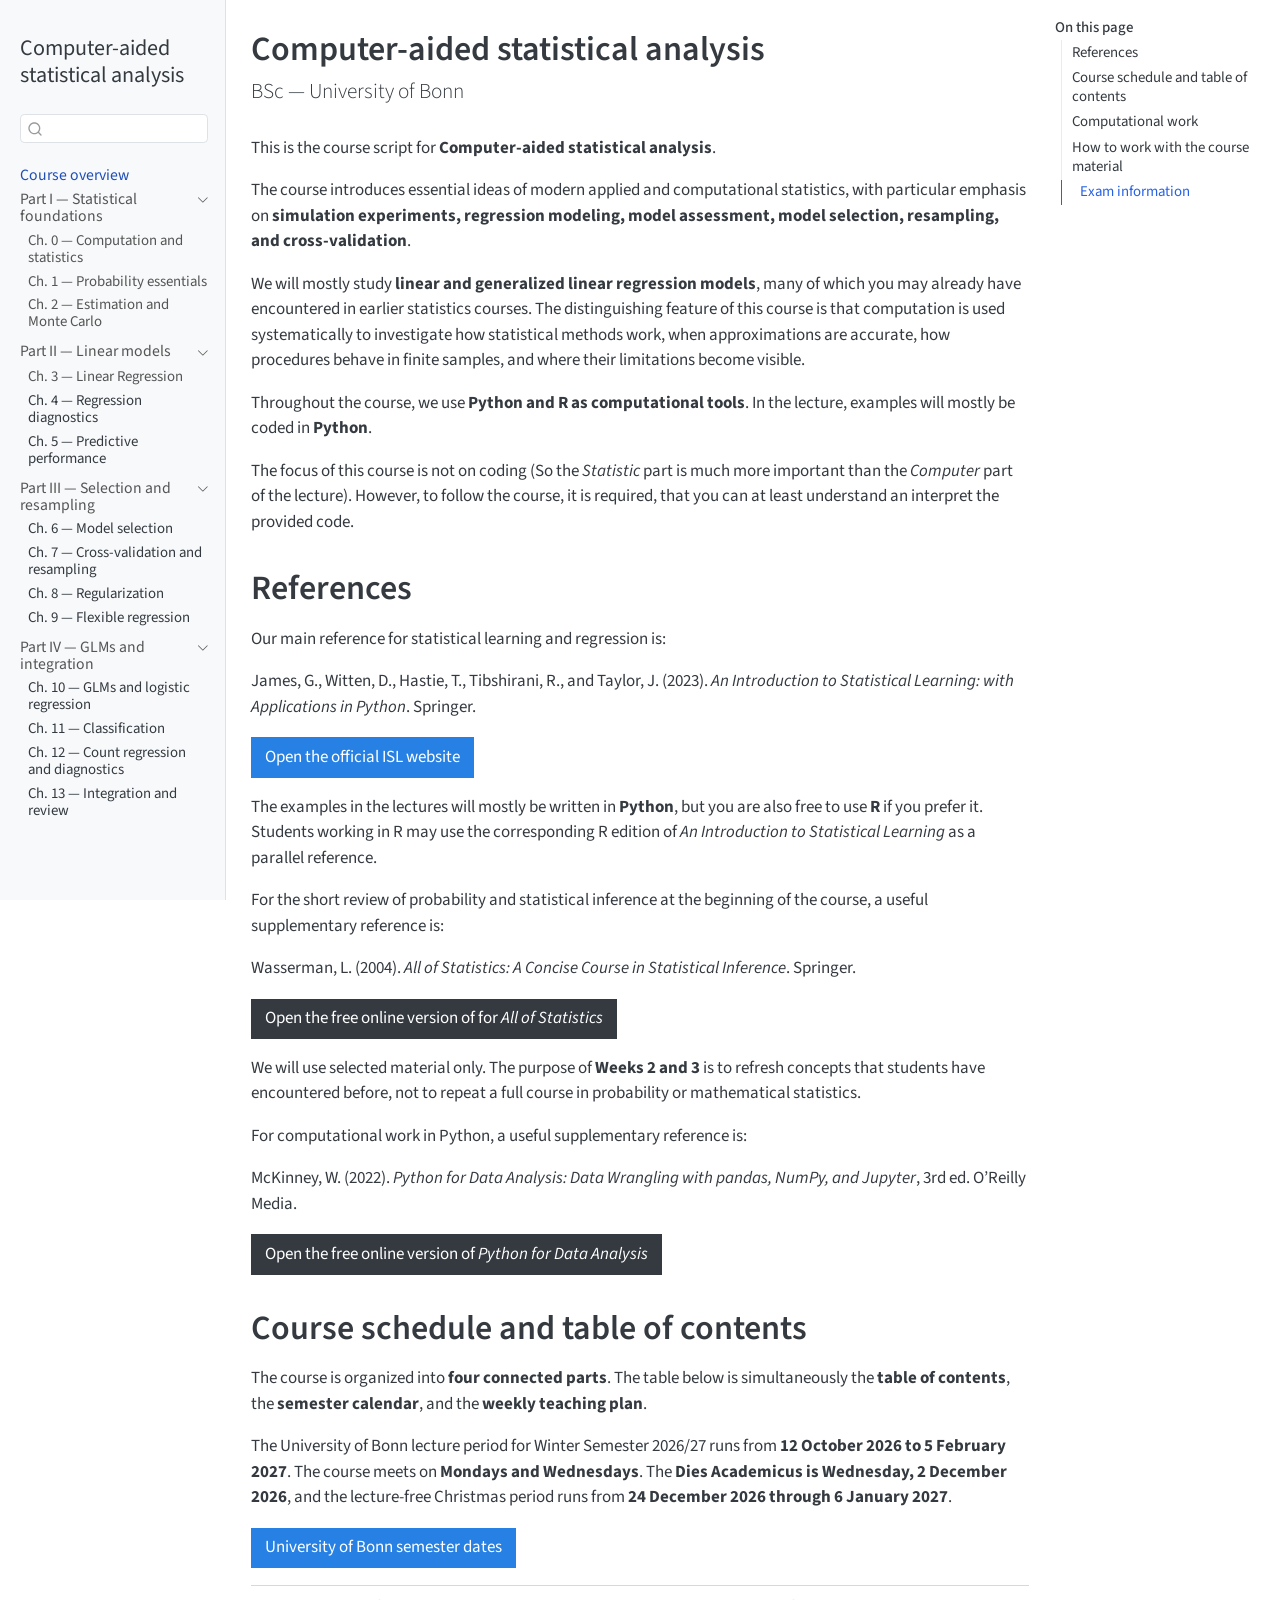
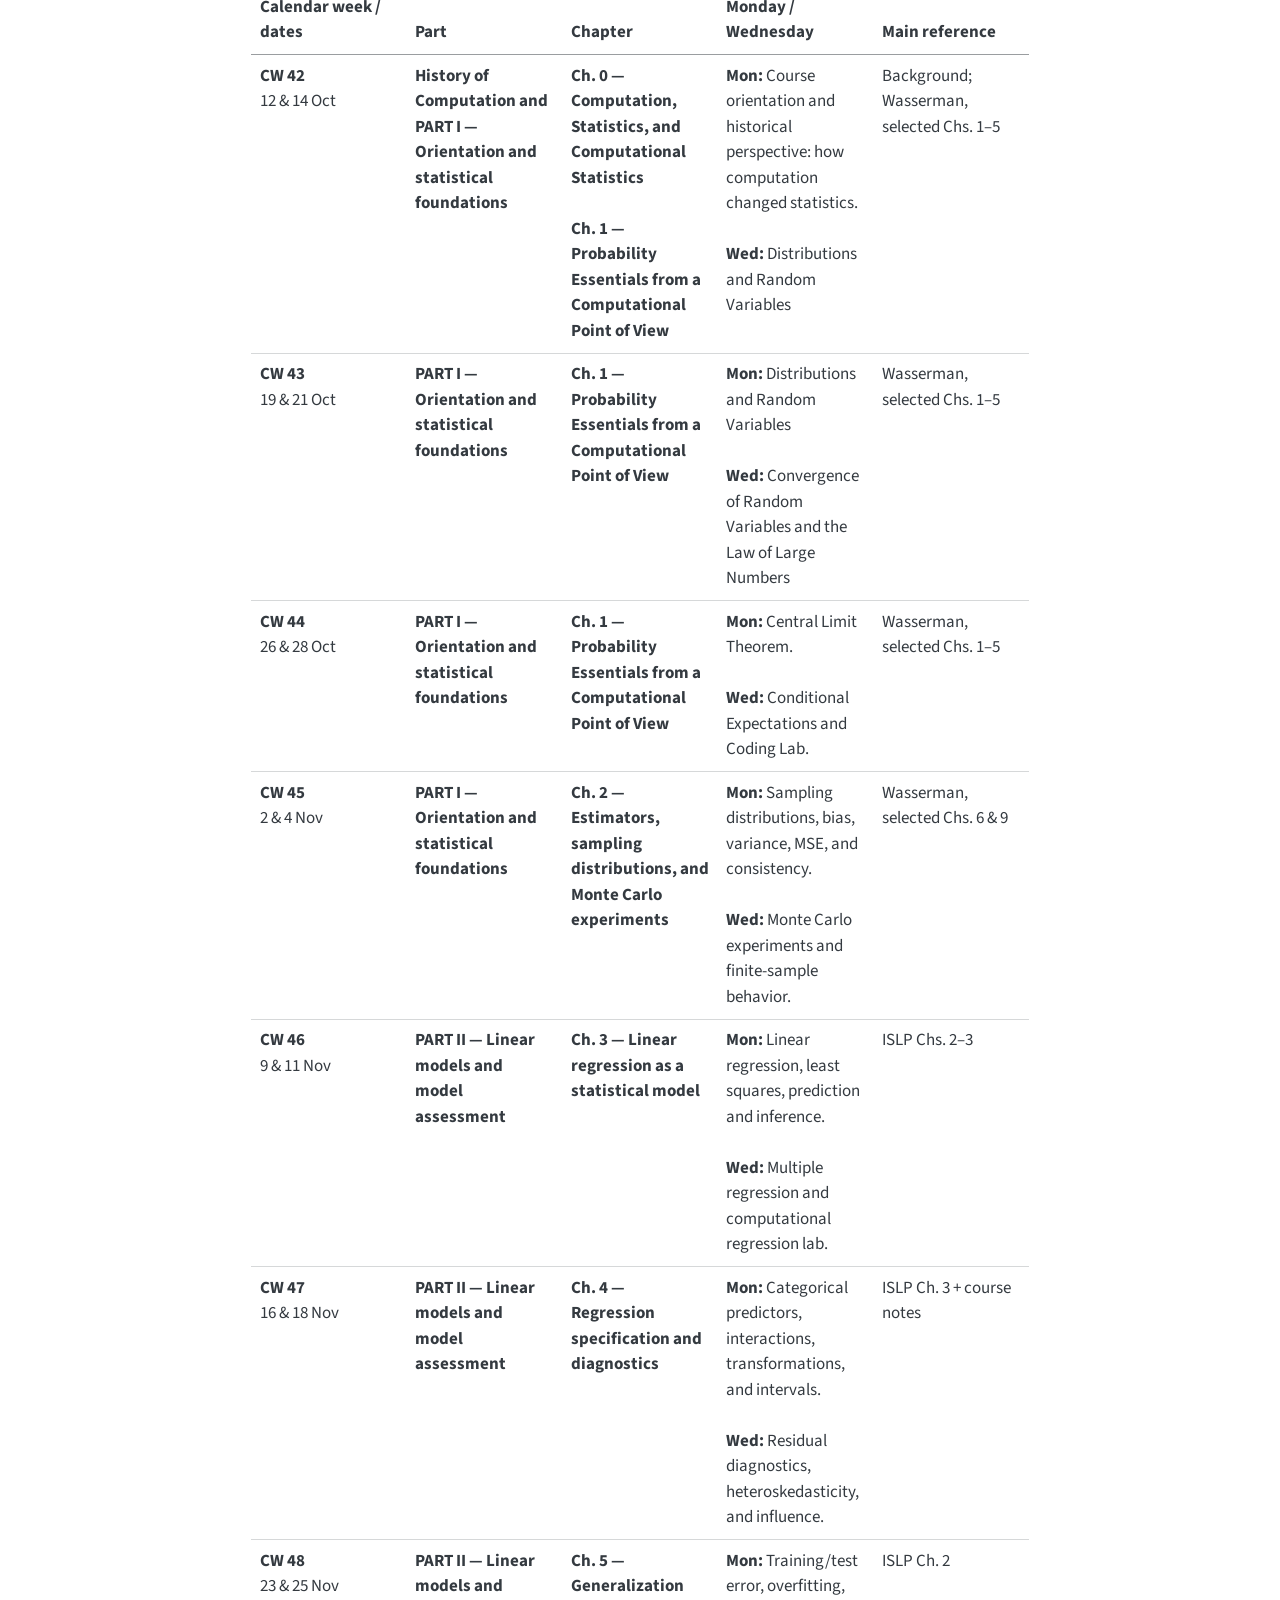
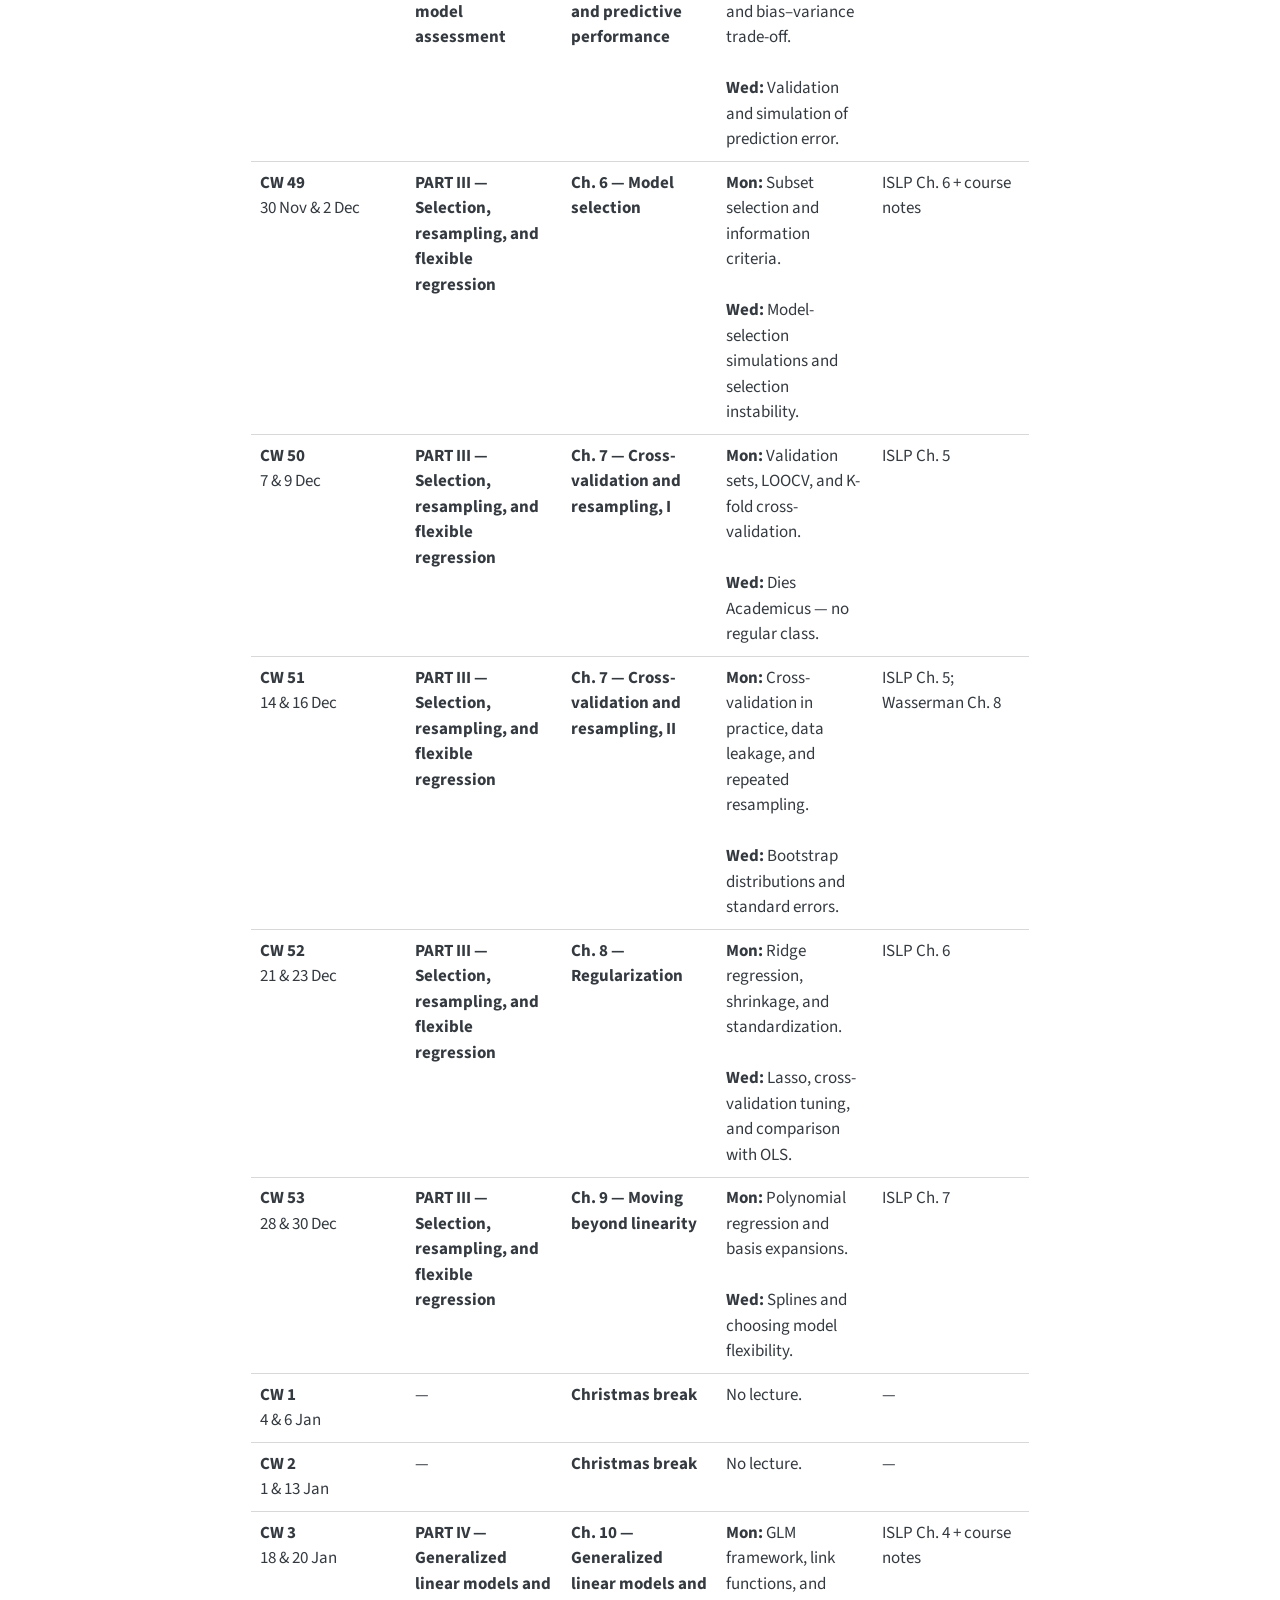
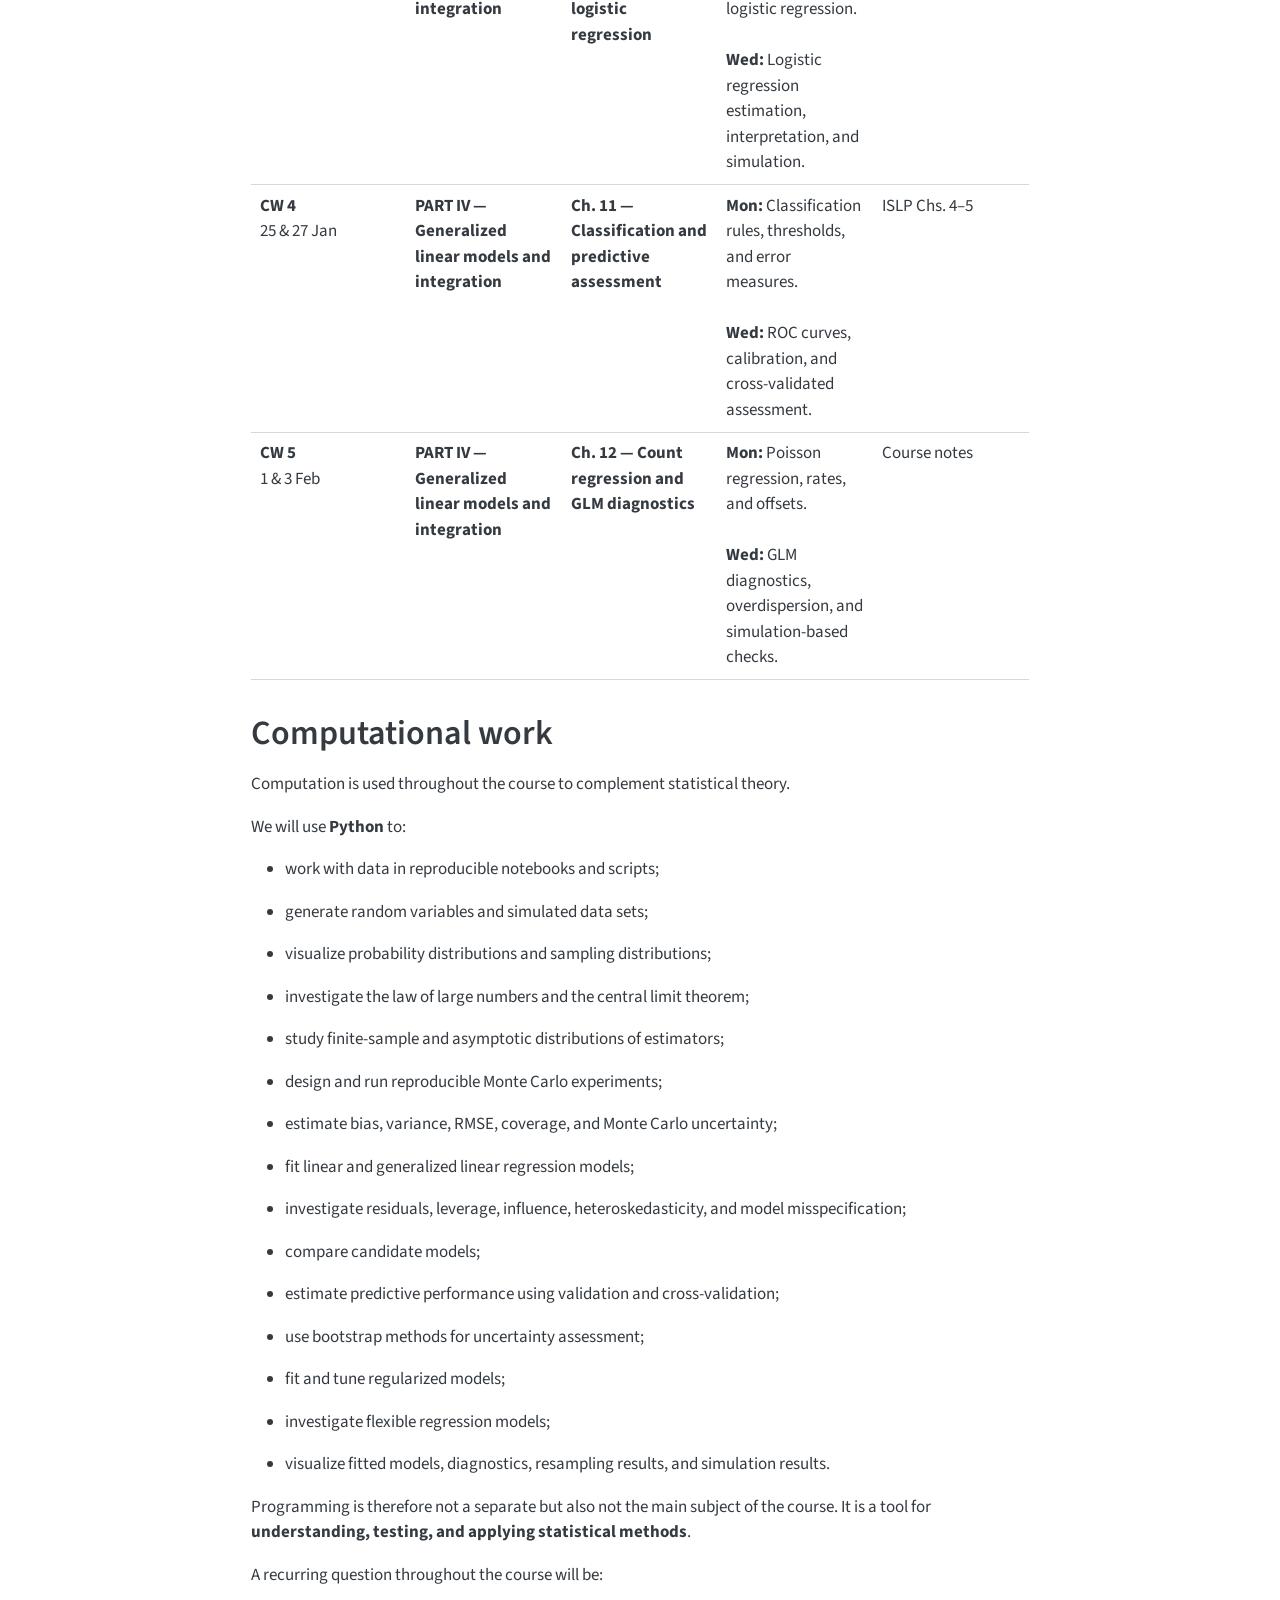
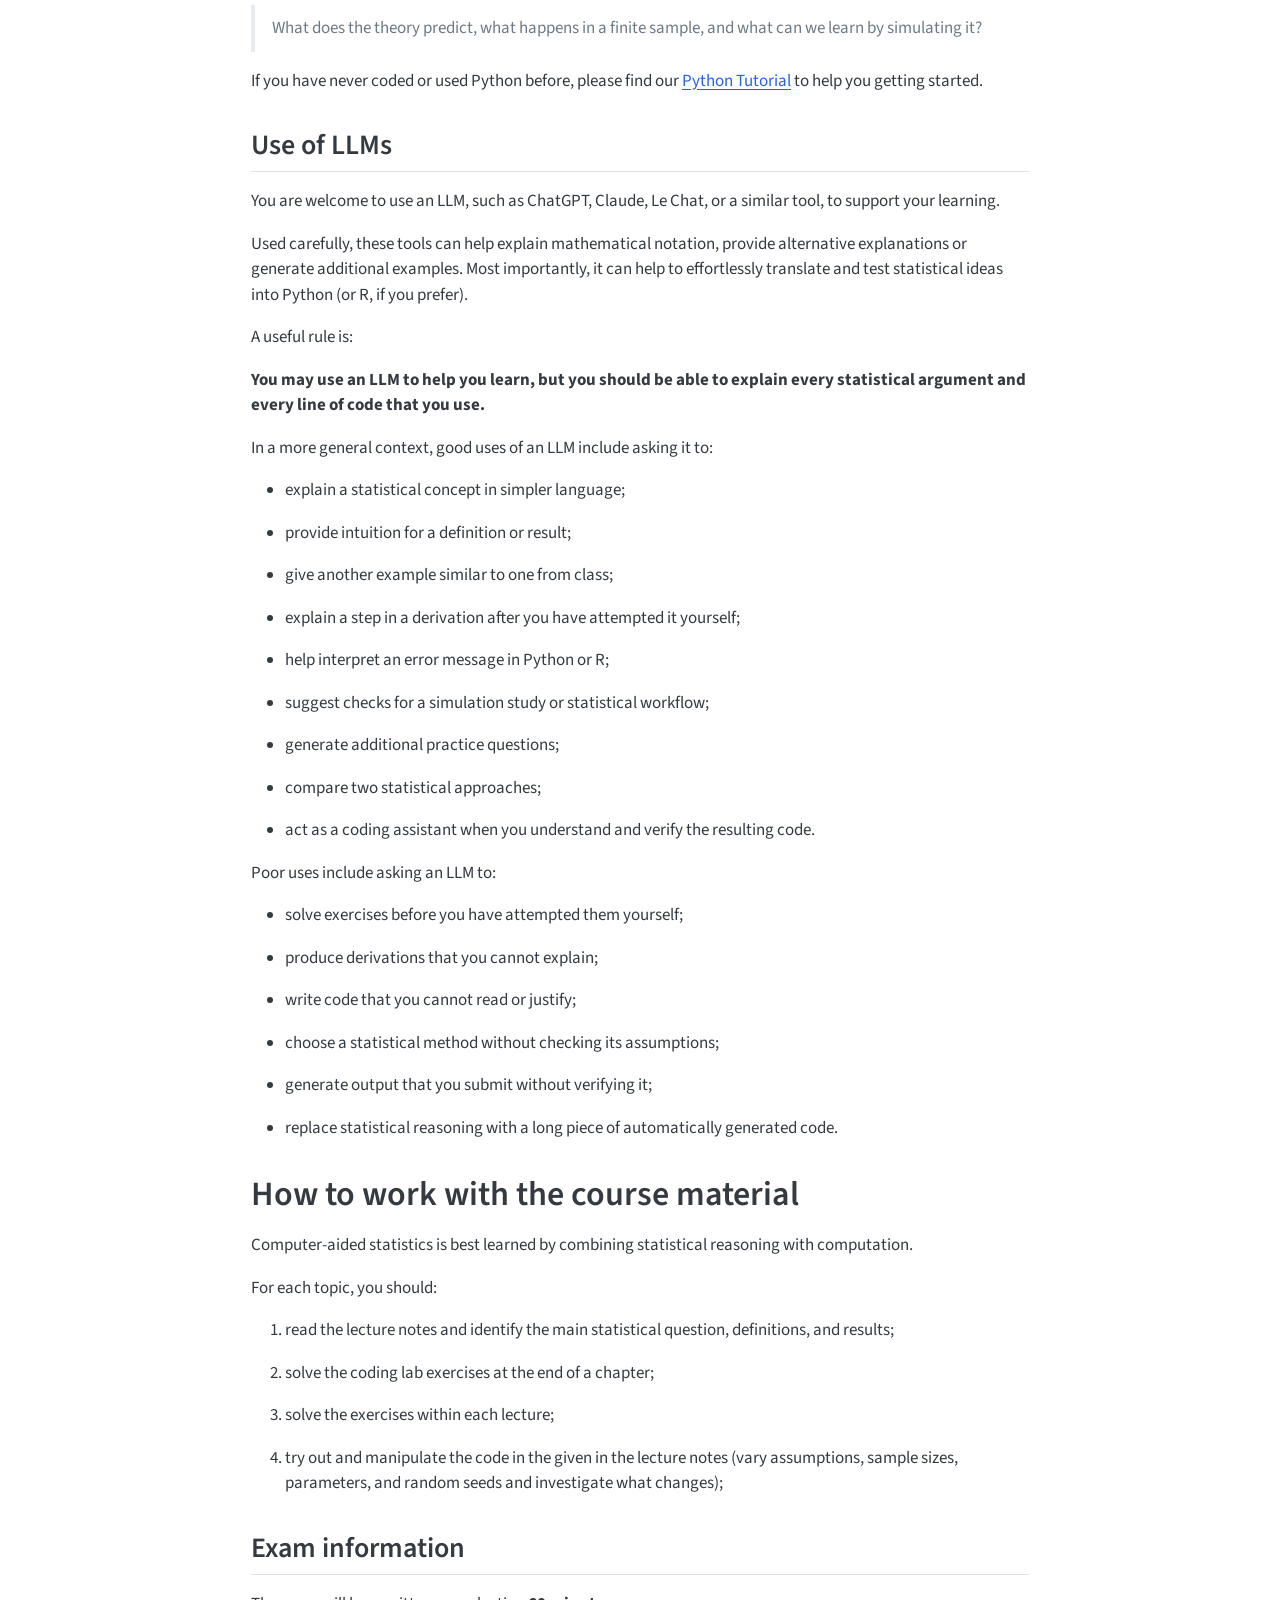
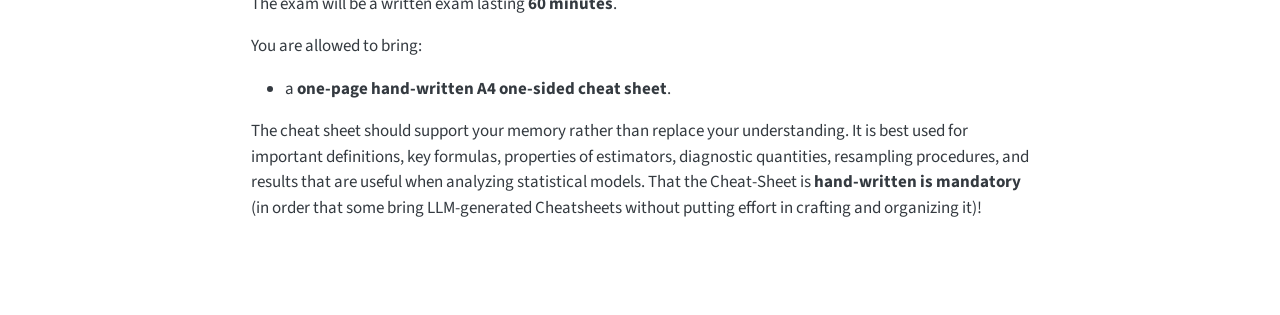
<file: index.html>
<!DOCTYPE html>
<html xmlns="http://www.w3.org/1999/xhtml" lang="en" xml:lang="en"><head>

<meta charset="utf-8">
<meta name="generator" content="quarto-1.10.18">

<meta name="viewport" content="width=device-width, initial-scale=1.0, user-scalable=yes">


<title>Computer-aided statistical analysis</title>
<style>
/* Default styles provided by pandoc.
** See https://pandoc.org/MANUAL.html#variables-for-html for config info.
*/
span.smallcaps{font-variant: small-caps;}
div.columns{display: flex; gap: 1.5em;}
div.column{flex: auto;}
@media screen {
div.columns{gap: min(4vw, 1.5em);}
div.column{overflow-x: auto;}
}
div.hanging-indent{margin-left: 1.5em; text-indent: -1.5em;}
ul.task-list{list-style: none;}
ul.task-list li input[type="checkbox"] {
  width: 0.8em;
  margin: 0 0.8em 0.2em -1em; /* quarto-specific, see https://github.com/quarto-dev/quarto-cli/issues/4556 */ 
  vertical-align: middle;
}
</style>


<script src="site_libs/quarto-nav/quarto-nav.js"></script>
<script src="site_libs/quarto-nav/headroom.min.js"></script>
<script src="site_libs/clipboard/clipboard.min.js"></script>
<script src="site_libs/quarto-search/autocomplete.umd.js"></script>
<script src="site_libs/quarto-search/fuse.min.js"></script>
<script src="site_libs/quarto-search/quarto-search.js"></script>
<meta name="quarto:offset" content="./">
<script src="site_libs/quarto-html/quarto.js" type="module"></script>
<script src="site_libs/quarto-html/tabsets/tabsets.js" type="module"></script>
<script src="site_libs/quarto-html/popper.min.js"></script>
<script src="site_libs/quarto-html/tippy.umd.min.js"></script>
<script src="site_libs/quarto-html/anchor.min.js"></script>
<link href="site_libs/quarto-html/tippy.css" rel="stylesheet">
<link href="site_libs/quarto-html/quarto-syntax-highlighting-64a204ab8560d761af7679ceaba22944.css" rel="stylesheet" id="quarto-text-highlighting-styles">
<script src="site_libs/bootstrap/bootstrap.min.js"></script>
<link href="site_libs/bootstrap/bootstrap-icons.css" rel="stylesheet">
<link href="site_libs/bootstrap/bootstrap-5a69534754b34dc075d7f980428dccec.min.css" rel="stylesheet" append-hash="true" id="quarto-bootstrap" data-mode="light">
<script id="quarto-search-options" type="application/json">{
  "location": "sidebar",
  "copy-button": false,
  "collapse-after": 3,
  "panel-placement": "start",
  "type": "textbox",
  "limit": 50,
  "keyboard-shortcut": [
    "f",
    "/",
    "s"
  ],
  "show-item-context": false,
  "language": {
    "search-no-results-text": "No results",
    "search-matching-documents-text": "matching documents",
    "search-copy-link-title": "Copy link to search",
    "search-hide-matches-text": "Hide additional matches",
    "search-more-match-text": "more match in this document",
    "search-more-matches-text": "more matches in this document",
    "search-clear-button-title": "Clear",
    "search-text-placeholder": "",
    "search-detached-cancel-button-title": "Cancel",
    "search-submit-button-title": "Submit",
    "search-label": "Search"
  }
}</script>


</head>

<body class="nav-sidebar docked quarto-light">

<div id="quarto-search-results"></div>
  <header id="quarto-header" class="headroom fixed-top">
  <nav class="quarto-secondary-nav">
    <div class="container-fluid d-flex">
      <button type="button" class="quarto-btn-toggle btn" data-bs-toggle="collapse" role="button" data-bs-target=".quarto-sidebar-collapse-item" aria-controls="quarto-sidebar" aria-expanded="false" aria-label="Toggle sidebar navigation" onclick="if (window.quartoToggleHeadroom) { window.quartoToggleHeadroom(); }">
        <i class="bi bi-layout-text-sidebar-reverse"></i>
      </button>
        <nav class="quarto-page-breadcrumbs" aria-label="breadcrumb"><ol class="breadcrumb"><li class="breadcrumb-item"><a href="./index.html">Course overview</a></li></ol></nav>
        <a class="flex-grow-1" role="navigation" data-bs-toggle="collapse" data-bs-target=".quarto-sidebar-collapse-item" aria-controls="quarto-sidebar" aria-expanded="false" aria-label="Toggle sidebar navigation" onclick="if (window.quartoToggleHeadroom) { window.quartoToggleHeadroom(); }">      
        </a>
      <button type="button" class="btn quarto-search-button" aria-label="Search" onclick="window.quartoOpenSearch();">
        <i class="bi bi-search"></i>
      </button>
    </div>
  </nav>
</header>
<!-- content -->
<div id="quarto-content" class="quarto-container page-columns page-rows-contents page-layout-article">
<!-- sidebar -->
  <nav id="quarto-sidebar" class="sidebar collapse collapse-horizontal quarto-sidebar-collapse-item sidebar-navigation docked overflow-auto">
    <div class="pt-lg-2 mt-2 text-left sidebar-header">
    <div class="sidebar-title mb-0 py-0">
      <a href="./">Computer-aided statistical analysis</a> 
    </div>
      </div>
        <div class="mt-2 flex-shrink-0 align-items-center">
        <div class="sidebar-search">
        <div id="quarto-search" class="" title="Search"></div>
        </div>
        </div>
    <div class="sidebar-menu-container"> 
    <ul class="list-unstyled mt-1">
        <li class="sidebar-item">
  <div class="sidebar-item-container"> 
  <a href="./index.html" class="sidebar-item-text sidebar-link active">
 <span class="menu-text">Course overview</span></a>
  </div>
</li>
        <li class="sidebar-item sidebar-item-section">
      <div class="sidebar-item-container"> 
            <a class="sidebar-item-text sidebar-link text-start" data-bs-toggle="collapse" data-bs-target="#quarto-sidebar-section-1" role="navigation" aria-expanded="true">
 <span class="menu-text">Part I — Statistical foundations</span></a>
          <a class="sidebar-item-toggle text-start" data-bs-toggle="collapse" data-bs-target="#quarto-sidebar-section-1" role="navigation" aria-expanded="true" aria-label="Toggle section">
            <i class="bi bi-chevron-right ms-2"></i>
          </a> 
      </div>
      <ul id="quarto-sidebar-section-1" class="collapse list-unstyled sidebar-section depth1 show">  
          <li class="sidebar-item">
  <div class="sidebar-item-container"> 
  <a href="./lectures/CH0.html" class="sidebar-item-text sidebar-link">
 <span class="menu-text">Ch. 0 — Computation and statistics</span></a>
  </div>
</li>
          <li class="sidebar-item">
  <div class="sidebar-item-container"> 
  <a href="./lectures/CH1.html" class="sidebar-item-text sidebar-link">
 <span class="menu-text">Ch. 1 — Probability essentials</span></a>
  </div>
</li>
          <li class="sidebar-item">
  <div class="sidebar-item-container"> 
  <a href="./lectures/CH2.html" class="sidebar-item-text sidebar-link">
 <span class="menu-text">Ch. 2 — Estimation and Monte Carlo</span></a>
  </div>
</li>
      </ul>
  </li>
        <li class="sidebar-item sidebar-item-section">
      <div class="sidebar-item-container"> 
            <a class="sidebar-item-text sidebar-link text-start" data-bs-toggle="collapse" data-bs-target="#quarto-sidebar-section-2" role="navigation" aria-expanded="true">
 <span class="menu-text">Part II — Linear models</span></a>
          <a class="sidebar-item-toggle text-start" data-bs-toggle="collapse" data-bs-target="#quarto-sidebar-section-2" role="navigation" aria-expanded="true" aria-label="Toggle section">
            <i class="bi bi-chevron-right ms-2"></i>
          </a> 
      </div>
      <ul id="quarto-sidebar-section-2" class="collapse list-unstyled sidebar-section depth1 show">  
          <li class="sidebar-item">
  <div class="sidebar-item-container"> 
  <a href="./lectures/CH3.html" class="sidebar-item-text sidebar-link">
 <span class="menu-text">Ch. 3 — Linear Regression</span></a>
  </div>
</li>
          <li class="sidebar-item">
 <span class="menu-text">Ch. 4 — Regression diagnostics</span>
  </li>
          <li class="sidebar-item">
 <span class="menu-text">Ch. 5 — Predictive performance</span>
  </li>
      </ul>
  </li>
        <li class="sidebar-item sidebar-item-section">
      <div class="sidebar-item-container"> 
            <a class="sidebar-item-text sidebar-link text-start" data-bs-toggle="collapse" data-bs-target="#quarto-sidebar-section-3" role="navigation" aria-expanded="true">
 <span class="menu-text">Part III — Selection and resampling</span></a>
          <a class="sidebar-item-toggle text-start" data-bs-toggle="collapse" data-bs-target="#quarto-sidebar-section-3" role="navigation" aria-expanded="true" aria-label="Toggle section">
            <i class="bi bi-chevron-right ms-2"></i>
          </a> 
      </div>
      <ul id="quarto-sidebar-section-3" class="collapse list-unstyled sidebar-section depth1 show">  
          <li class="sidebar-item">
 <span class="menu-text">Ch. 6 — Model selection</span>
  </li>
          <li class="sidebar-item">
 <span class="menu-text">Ch. 7 — Cross-validation and resampling</span>
  </li>
          <li class="sidebar-item">
 <span class="menu-text">Ch. 8 — Regularization</span>
  </li>
          <li class="sidebar-item">
 <span class="menu-text">Ch. 9 — Flexible regression</span>
  </li>
      </ul>
  </li>
        <li class="sidebar-item sidebar-item-section">
      <div class="sidebar-item-container"> 
            <a class="sidebar-item-text sidebar-link text-start" data-bs-toggle="collapse" data-bs-target="#quarto-sidebar-section-4" role="navigation" aria-expanded="true">
 <span class="menu-text">Part IV — GLMs and integration</span></a>
          <a class="sidebar-item-toggle text-start" data-bs-toggle="collapse" data-bs-target="#quarto-sidebar-section-4" role="navigation" aria-expanded="true" aria-label="Toggle section">
            <i class="bi bi-chevron-right ms-2"></i>
          </a> 
      </div>
      <ul id="quarto-sidebar-section-4" class="collapse list-unstyled sidebar-section depth1 show">  
          <li class="sidebar-item">
 <span class="menu-text">Ch. 10 — GLMs and logistic regression</span>
  </li>
          <li class="sidebar-item">
 <span class="menu-text">Ch. 11 — Classification</span>
  </li>
          <li class="sidebar-item">
 <span class="menu-text">Ch. 12 — Count regression and diagnostics</span>
  </li>
          <li class="sidebar-item">
 <span class="menu-text">Ch. 13 — Integration and review</span>
  </li>
      </ul>
  </li>
    </ul>
    </div>
</nav>
<div id="quarto-sidebar-glass" class="quarto-sidebar-collapse-item" data-bs-toggle="collapse" data-bs-target=".quarto-sidebar-collapse-item"></div>
<!-- margin-sidebar -->
    <div id="quarto-margin-sidebar" class="sidebar margin-sidebar">
        <nav id="TOC" role="doc-toc" class="toc-active">
    <h2 id="toc-title">On this page</h2>
   
  <ul>
  <li><a href="#references" id="toc-references" class="nav-link active" data-scroll-target="#references">References</a></li>
  <li><a href="#course-schedule-and-table-of-contents" id="toc-course-schedule-and-table-of-contents" class="nav-link" data-scroll-target="#course-schedule-and-table-of-contents">Course schedule and table of contents</a></li>
  <li><a href="#computational-work" id="toc-computational-work" class="nav-link" data-scroll-target="#computational-work">Computational work</a>
  <ul class="collapse">
  <li><a href="#use-of-llms" id="toc-use-of-llms" class="nav-link" data-scroll-target="#use-of-llms">Use of LLMs</a></li>
  </ul></li>
  <li><a href="#how-to-work-with-the-course-material" id="toc-how-to-work-with-the-course-material" class="nav-link" data-scroll-target="#how-to-work-with-the-course-material">How to work with the course material</a>
  <ul class="collapse">
  <li><a href="#exam-information" id="toc-exam-information" class="nav-link" data-scroll-target="#exam-information">Exam information</a></li>
  </ul></li>
  </ul>
</nav>
    </div>
<!-- main -->
<main class="content" id="quarto-document-content">

<header id="title-block-header" class="quarto-title-block default">
<div class="quarto-title">
<h1 class="title">Computer-aided statistical analysis</h1>
<p class="subtitle lead">BSc — University of Bonn</p>
</div>



<div class="quarto-title-meta">

    
  
    
  </div>
  


</header>


<p>This is the course script for <strong>Computer-aided statistical analysis</strong>.</p>
<p>The course introduces essential ideas of modern applied and computational statistics, with particular emphasis on <strong>simulation experiments, regression modeling, model assessment, model selection, resampling, and cross-validation</strong>.</p>
<p>We will mostly study <strong>linear and generalized linear regression models</strong>, many of which you may already have encountered in earlier statistics courses. The distinguishing feature of this course is that computation is used systematically to investigate how statistical methods work, when approximations are accurate, how procedures behave in finite samples, and where their limitations become visible.</p>
<p>Throughout the course, we use <strong>Python and R as computational tools</strong>. In the lecture, examples will mostly be coded in <strong>Python</strong>.</p>
<p>The focus of this course is not on coding (So the <em>Statistic</em> part is much more important than the <em>Computer</em> part of the lecture). However, to follow the course, it is required, that you can at least understand an interpret the provided code.</p>
<section id="references" class="level1 unnumbered">
<h1 class="unnumbered">References</h1>
<p>Our main reference for statistical learning and regression is:</p>
<p>James, G., Witten, D., Hastie, T., Tibshirani, R., and Taylor, J. (2023). <em>An Introduction to Statistical Learning: with Applications in Python</em>. Springer.</p>
<p><a href="https://www.statlearning.com" class="btn btn-primary">Open the official ISL website</a></p>
<p>The examples in the lectures will mostly be written in <strong>Python</strong>, but you are also free to use <strong>R</strong> if you prefer it. Students working in R may use the corresponding R edition of <em>An Introduction to Statistical Learning</em> as a parallel reference.</p>
<p>For the short review of probability and statistical inference at the beginning of the course, a useful supplementary reference is:</p>
<p>Wasserman, L. (2004). <em>All of Statistics: A Concise Course in Statistical Inference</em>. Springer.</p>
<p><a href="https://egrcc.github.io/docs/math/all-of-statistics.pdf" class="btn btn-secondary">Open the free online version of for <em>All of Statistics</em></a></p>
<p>We will use selected material only. The purpose of <strong>Weeks 2 and 3</strong> is to refresh concepts that students have encountered before, not to repeat a full course in probability or mathematical statistics.</p>
<p>For computational work in Python, a useful supplementary reference is:</p>
<p>McKinney, W. (2022). <em>Python for Data Analysis: Data Wrangling with pandas, NumPy, and Jupyter</em>, 3rd ed.&nbsp;O’Reilly Media.</p>
<p><a href="https://wesmckinney.com/book/" class="btn btn-secondary">Open the free online version of <em>Python for Data Analysis</em></a></p>
</section>
<section id="course-schedule-and-table-of-contents" class="level1 unnumbered">
<h1 class="unnumbered">Course schedule and table of contents</h1>
<p>The course is organized into <strong>four connected parts</strong>. The table below is simultaneously the <strong>table of contents</strong>, the <strong>semester calendar</strong>, and the <strong>weekly teaching plan</strong>.</p>
<p>The University of Bonn lecture period for Winter Semester 2026/27 runs from <strong>12 October 2026 to 5 February 2027</strong>. The course meets on <strong>Mondays and Wednesdays</strong>. The <strong>Dies Academicus is Wednesday, 2 December 2026</strong>, and the lecture-free Christmas period runs from <strong>24 December 2026 through 6 January 2027</strong>.</p>
<p><a href="https://www.uni-bonn.de/de/studium/studienverlauf/semestertermine" class="btn btn-primary">University of Bonn semester dates</a></p>
<table class="caption-top table">
<colgroup>
<col style="width: 20%">
<col style="width: 20%">
<col style="width: 20%">
<col style="width: 20%">
<col style="width: 20%">
</colgroup>
<thead>
<tr class="header">
<th>Calendar week / dates</th>
<th>Part</th>
<th>Chapter</th>
<th>Monday / Wednesday</th>
<th>Main reference</th>
</tr>
</thead>
<tbody>
<tr class="odd">
<td><strong>CW 42</strong><br>12 &amp; 14 Oct</td>
<td><strong>History of Computation and PART I — Orientation and statistical foundations</strong></td>
<td><strong>Ch. 0 — Computation, Statistics, and Computational Statistics</strong><br><br><strong>Ch. 1 — Probability Essentials from a Computational Point of View</strong></td>
<td><strong>Mon:</strong> Course orientation and historical perspective: how computation changed statistics.<br><br><strong>Wed:</strong> Distributions and Random Variables</td>
<td>Background;<br> Wasserman, selected Chs. 1–5</td>
</tr>
<tr class="even">
<td><strong>CW 43</strong><br>19 &amp; 21 Oct</td>
<td><strong>PART I — Orientation and statistical foundations</strong></td>
<td><strong>Ch. 1 — Probability Essentials from a Computational Point of View</strong></td>
<td><strong>Mon:</strong> Distributions and Random Variables<br><br><strong>Wed:</strong> Convergence of Random Variables and the Law of Large Numbers</td>
<td>Wasserman, selected Chs. 1–5</td>
</tr>
<tr class="odd">
<td><strong>CW 44</strong><br>26 &amp; 28 Oct</td>
<td><strong>PART I — Orientation and statistical foundations</strong></td>
<td><strong>Ch. 1 — Probability Essentials from a Computational Point of View</strong></td>
<td><strong>Mon:</strong> Central Limit Theorem.<br><br><strong>Wed:</strong> Conditional Expectations and Coding Lab.</td>
<td>Wasserman, selected Chs. 1–5</td>
</tr>
<tr class="even">
<td><strong>CW 45</strong><br>2 &amp; 4 Nov</td>
<td><strong>PART I — Orientation and statistical foundations</strong></td>
<td><strong>Ch. 2 — Estimators, sampling distributions, and Monte Carlo experiments</strong></td>
<td><strong>Mon:</strong> Sampling distributions, bias, variance, MSE, and consistency.<br><br><strong>Wed:</strong> Monte Carlo experiments and finite-sample behavior.</td>
<td>Wasserman, selected Chs. 6 &amp; 9</td>
</tr>
<tr class="odd">
<td><strong>CW 46</strong><br>9 &amp; 11 Nov</td>
<td><strong>PART II — Linear models and model assessment</strong></td>
<td><strong>Ch. 3 — Linear regression as a statistical model</strong></td>
<td><strong>Mon:</strong> Linear regression, least squares, prediction and inference.<br><br><strong>Wed:</strong> Multiple regression and computational regression lab.</td>
<td>ISLP Chs. 2–3</td>
</tr>
<tr class="even">
<td><strong>CW 47</strong><br>16 &amp; 18 Nov</td>
<td><strong>PART II — Linear models and model assessment</strong></td>
<td><strong>Ch. 4 — Regression specification and diagnostics</strong></td>
<td><strong>Mon:</strong> Categorical predictors, interactions, transformations, and intervals.<br><br><strong>Wed:</strong> Residual diagnostics, heteroskedasticity, and influence.</td>
<td>ISLP Ch. 3 + course notes</td>
</tr>
<tr class="odd">
<td><strong>CW 48</strong><br>23 &amp; 25 Nov</td>
<td><strong>PART II — Linear models and model assessment</strong></td>
<td><strong>Ch. 5 — Generalization and predictive performance</strong></td>
<td><strong>Mon:</strong> Training/test error, overfitting, and bias–variance trade-off.<br><br><strong>Wed:</strong> Validation and simulation of prediction error.</td>
<td>ISLP Ch. 2</td>
</tr>
<tr class="even">
<td><strong>CW 49</strong><br>30 Nov &amp; 2 Dec</td>
<td><strong>PART III — Selection, resampling, and flexible regression</strong></td>
<td><strong>Ch. 6 — Model selection</strong></td>
<td><strong>Mon:</strong> Subset selection and information criteria.<br><br><strong>Wed:</strong> Model-selection simulations and selection instability.</td>
<td>ISLP Ch. 6 + course notes</td>
</tr>
<tr class="odd">
<td><strong>CW 50</strong><br>7 &amp; 9 Dec</td>
<td><strong>PART III — Selection, resampling, and flexible regression</strong></td>
<td><strong>Ch. 7 — Cross-validation and resampling, I</strong></td>
<td><strong>Mon:</strong> Validation sets, LOOCV, and K-fold cross-validation.<br><br><strong>Wed:</strong> Dies Academicus — no regular class.</td>
<td>ISLP Ch. 5</td>
</tr>
<tr class="even">
<td><strong>CW 51</strong><br>14 &amp; 16 Dec</td>
<td><strong>PART III — Selection, resampling, and flexible regression</strong></td>
<td><strong>Ch. 7 — Cross-validation and resampling, II</strong></td>
<td><strong>Mon:</strong> Cross-validation in practice, data leakage, and repeated resampling.<br><br><strong>Wed:</strong> Bootstrap distributions and standard errors.</td>
<td>ISLP Ch. 5;<br>Wasserman Ch. 8</td>
</tr>
<tr class="odd">
<td><strong>CW 52</strong><br>21 &amp; 23 Dec</td>
<td><strong>PART III — Selection, resampling, and flexible regression</strong></td>
<td><strong>Ch. 8 — Regularization</strong></td>
<td><strong>Mon:</strong> Ridge regression, shrinkage, and standardization.<br><br><strong>Wed:</strong> Lasso, cross-validation tuning, and comparison with OLS.</td>
<td>ISLP Ch. 6</td>
</tr>
<tr class="even">
<td><strong>CW 53</strong><br>28 &amp; 30 Dec</td>
<td><strong>PART III — Selection, resampling, and flexible regression</strong></td>
<td><strong>Ch. 9 — Moving beyond linearity</strong></td>
<td><strong>Mon:</strong> Polynomial regression and basis expansions.<br><br><strong>Wed:</strong> Splines and choosing model flexibility.</td>
<td>ISLP Ch. 7</td>
</tr>
<tr class="odd">
<td><strong>CW 1</strong><br>4 &amp; 6 Jan</td>
<td>—</td>
<td><strong>Christmas break</strong></td>
<td>No lecture.</td>
<td>—</td>
</tr>
<tr class="even">
<td><strong>CW 2</strong><br>1 &amp; 13 Jan</td>
<td>—</td>
<td><strong>Christmas break</strong></td>
<td>No lecture.</td>
<td>—</td>
</tr>
<tr class="odd">
<td><strong>CW 3</strong><br>18 &amp; 20 Jan</td>
<td><strong>PART IV — Generalized linear models and integration</strong></td>
<td><strong>Ch. 10 — Generalized linear models and logistic regression</strong></td>
<td><strong>Mon:</strong> GLM framework, link functions, and logistic regression.<br><br><strong>Wed:</strong> Logistic regression estimation, interpretation, and simulation.</td>
<td>ISLP Ch. 4 + course notes</td>
</tr>
<tr class="even">
<td><strong>CW 4</strong><br>25 &amp; 27 Jan</td>
<td><strong>PART IV — Generalized linear models and integration</strong></td>
<td><strong>Ch. 11 — Classification and predictive assessment</strong></td>
<td><strong>Mon:</strong> Classification rules, thresholds, and error measures.<br><br><strong>Wed:</strong> ROC curves, calibration, and cross-validated assessment.</td>
<td>ISLP Chs. 4–5</td>
</tr>
<tr class="odd">
<td><strong>CW 5</strong><br>1 &amp; 3 Feb</td>
<td><strong>PART IV — Generalized linear models and integration</strong></td>
<td><strong>Ch. 12 — Count regression and GLM diagnostics</strong></td>
<td><strong>Mon:</strong> Poisson regression, rates, and offsets.<br><br><strong>Wed:</strong> GLM diagnostics, overdispersion, and simulation-based checks.</td>
<td>Course notes</td>
</tr>
</tbody>
</table>
</section>
<section id="computational-work" class="level1 unnumbered">
<h1 class="unnumbered">Computational work</h1>
<p>Computation is used throughout the course to complement statistical theory.</p>
<p>We will use <strong>Python</strong> to:</p>
<ul>
<li><p>work with data in reproducible notebooks and scripts;</p></li>
<li><p>generate random variables and simulated data sets;</p></li>
<li><p>visualize probability distributions and sampling distributions;</p></li>
<li><p>investigate the law of large numbers and the central limit theorem;</p></li>
<li><p>study finite-sample and asymptotic distributions of estimators;</p></li>
<li><p>design and run reproducible Monte Carlo experiments;</p></li>
<li><p>estimate bias, variance, RMSE, coverage, and Monte Carlo uncertainty;</p></li>
<li><p>fit linear and generalized linear regression models;</p></li>
<li><p>investigate residuals, leverage, influence, heteroskedasticity, and model misspecification;</p></li>
<li><p>compare candidate models;</p></li>
<li><p>estimate predictive performance using validation and cross-validation;</p></li>
<li><p>use bootstrap methods for uncertainty assessment;</p></li>
<li><p>fit and tune regularized models;</p></li>
<li><p>investigate flexible regression models;</p></li>
<li><p>visualize fitted models, diagnostics, resampling results, and simulation results.</p></li>
</ul>
<p>Programming is therefore not a separate but also not the main subject of the course. It is a tool for <strong>understanding, testing, and applying statistical methods</strong>.</p>
<p>A recurring question throughout the course will be:</p>
<blockquote class="blockquote">
<p>What does the theory predict, what happens in a finite sample, and what can we learn by simulating it?</p>
</blockquote>
<p>If you have never coded or used Python before, please find our <a href="../intro_to_python/intro_to_python.pdf">Python Tutorial</a> to help you getting started.</p>
<section id="use-of-llms" class="level2 unnumbered">
<h2 class="unnumbered anchored" data-anchor-id="use-of-llms">Use of LLMs</h2>
<p>You are welcome to use an LLM, such as ChatGPT, Claude, Le Chat, or a similar tool, to support your learning.</p>
<p>Used carefully, these tools can help explain mathematical notation, provide alternative explanations or generate additional examples. Most importantly, it can help to effortlessly translate and test statistical ideas into Python (or R, if you prefer).</p>
<p>A useful rule is:</p>
<p><strong>You may use an LLM to help you learn, but you should be able to explain every statistical argument and every line of code that you use.</strong></p>
<p>In a more general context, good uses of an LLM include asking it to:</p>
<ul>
<li><p>explain a statistical concept in simpler language;</p></li>
<li><p>provide intuition for a definition or result;</p></li>
<li><p>give another example similar to one from class;</p></li>
<li><p>explain a step in a derivation after you have attempted it yourself;</p></li>
<li><p>help interpret an error message in Python or R;</p></li>
<li><p>suggest checks for a simulation study or statistical workflow;</p></li>
<li><p>generate additional practice questions;</p></li>
<li><p>compare two statistical approaches;</p></li>
<li><p>act as a coding assistant when you understand and verify the resulting code.</p></li>
</ul>
<p>Poor uses include asking an LLM to:</p>
<ul>
<li><p>solve exercises before you have attempted them yourself;</p></li>
<li><p>produce derivations that you cannot explain;</p></li>
<li><p>write code that you cannot read or justify;</p></li>
<li><p>choose a statistical method without checking its assumptions;</p></li>
<li><p>generate output that you submit without verifying it;</p></li>
<li><p>replace statistical reasoning with a long piece of automatically generated code.</p></li>
</ul>
</section>
</section>
<section id="how-to-work-with-the-course-material" class="level1 unnumbered">
<h1 class="unnumbered">How to work with the course material</h1>
<p>Computer-aided statistics is best learned by combining statistical reasoning with computation.</p>
<p>For each topic, you should:</p>
<ol type="1">
<li><p>read the lecture notes and identify the main statistical question, definitions, and results;</p></li>
<li><p>solve the coding lab exercises at the end of a chapter;</p></li>
<li><p>solve the exercises within each lecture;</p></li>
<li><p>try out and manipulate the code in the given in the lecture notes (vary assumptions, sample sizes, parameters, and random seeds and investigate what changes);</p></li>
</ol>
<section id="exam-information" class="level2 unnumbered">
<h2 class="unnumbered anchored" data-anchor-id="exam-information">Exam information</h2>
<p>The exam will be a written exam lasting <strong>60 minutes</strong>.</p>
<p>You are allowed to bring:</p>
<ul>
<li>a <strong>one-page hand-written A4 one-sided cheat sheet</strong>.</li>
</ul>
<p>The cheat sheet should support your memory rather than replace your understanding. It is best used for important definitions, key formulas, properties of estimators, diagnostic quantities, resampling procedures, and results that are useful when analyzing statistical models. That the Cheat-Sheet is <strong>hand-written is mandatory</strong> (in order that some bring LLM-generated Cheatsheets without putting effort in crafting and organizing it)!</p>


</section>
</section>

</main> <!-- /main -->
<script id="quarto-html-after-body" type="application/javascript">
  window.document.addEventListener("DOMContentLoaded", function (event) {
    const icon = "";
    const anchorJS = new window.AnchorJS();
    anchorJS.options = {
      placement: 'right',
      icon: icon
    };
    anchorJS.add('.anchored');
    const isCodeAnnotation = (el) => {
      for (const clz of el.classList) {
        if (clz.startsWith('code-annotation-')) {                     
          return true;
        }
      }
      return false;
    }
    const onCopySuccess = function(e) {
      // button target
      const button = e.trigger;
      // don't keep focus
      button.blur();
      // flash "checked"
      button.classList.add('code-copy-button-checked');
      var currentTitle = button.getAttribute("title");
      button.setAttribute("title", "Copied!");
      let tooltip;
      if (window.bootstrap) {
        button.setAttribute("data-bs-toggle", "tooltip");
        button.setAttribute("data-bs-placement", "left");
        button.setAttribute("data-bs-title", "Copied!");
        tooltip = new bootstrap.Tooltip(button, 
          { trigger: "manual", 
            customClass: "code-copy-button-tooltip",
            offset: [0, -8]});
        tooltip.show();    
      }
      setTimeout(function() {
        if (tooltip) {
          tooltip.hide();
          button.removeAttribute("data-bs-title");
          button.removeAttribute("data-bs-toggle");
          button.removeAttribute("data-bs-placement");
        }
        button.setAttribute("title", currentTitle);
        button.classList.remove('code-copy-button-checked');
      }, 1000);
      // clear code selection
      e.clearSelection();
    }
    const getTextToCopy = function(trigger) {
      const outerScaffold = trigger.parentElement.cloneNode(true);
      const codeEl = outerScaffold.querySelector('code');
      for (const childEl of codeEl.children) {
        if (isCodeAnnotation(childEl)) {
          childEl.remove();
        }
      }
      return codeEl.innerText;
    }
    const clipboard = new window.ClipboardJS('.code-copy-button:not([data-in-quarto-modal])', {
      text: getTextToCopy
    });
    clipboard.on('success', onCopySuccess);
    if (window.document.getElementById('quarto-embedded-source-code-modal')) {
      const clipboardModal = new window.ClipboardJS('.code-copy-button[data-in-quarto-modal]', {
        text: getTextToCopy,
        container: window.document.getElementById('quarto-embedded-source-code-modal')
      });
      clipboardModal.on('success', onCopySuccess);
    }
      var localhostRegex = new RegExp(/^(?:http|https):\/\/localhost\:?[0-9]*\//);
      var mailtoRegex = new RegExp(/^mailto:/);
        var filterRegex = new RegExp('/' + window.location.host + '/');
      var isInternal = (href) => {
          return filterRegex.test(href) || localhostRegex.test(href) || mailtoRegex.test(href);
      }
      // Inspect non-navigation links and adorn them if external
     var links = window.document.querySelectorAll('a[href]:not(.nav-link):not(.navbar-brand):not(.toc-action):not(.sidebar-link):not(.sidebar-item-toggle):not(.pagination-link):not(.no-external):not([aria-hidden]):not(.dropdown-item):not(.quarto-navigation-tool):not(.about-link)');
      for (var i=0; i<links.length; i++) {
        const link = links[i];
        if (!isInternal(link.href)) {
          // undo the damage that might have been done by quarto-nav.js in the case of
          // links that we want to consider external
          if (link.dataset.originalHref !== undefined) {
            link.href = link.dataset.originalHref;
          }
        }
      }
    function tippyHover(el, contentFn, onTriggerFn, onUntriggerFn) {
      const config = {
        allowHTML: true,
        maxWidth: 500,
        delay: 100,
        arrow: false,
        appendTo: function(el) {
            return el.parentElement;
        },
        interactive: true,
        interactiveBorder: 10,
        theme: 'quarto',
        placement: 'bottom-start',
      };
      if (contentFn) {
        config.content = contentFn;
      }
      if (onTriggerFn) {
        config.onTrigger = onTriggerFn;
      }
      if (onUntriggerFn) {
        config.onUntrigger = onUntriggerFn;
      }
      window.tippy(el, config); 
    }
    const noterefs = window.document.querySelectorAll('a[role="doc-noteref"]');
    for (var i=0; i<noterefs.length; i++) {
      const ref = noterefs[i];
      tippyHover(ref, function() {
        // use id or data attribute instead here
        let href = ref.getAttribute('data-footnote-href') || ref.getAttribute('href');
        try { href = new URL(href).hash; } catch {}
        const id = href.replace(/^#\/?/, "");
        const note = window.document.getElementById(id);
        if (note) {
          return note.innerHTML;
        } else {
          return "";
        }
      });
    }
    const xrefs = window.document.querySelectorAll('a.quarto-xref');
    const processXRef = (id, note) => {
      // Strip column container classes
      const stripColumnClz = (el) => {
        el.classList.remove("page-full", "page-columns");
        if (el.children) {
          for (const child of el.children) {
            stripColumnClz(child);
          }
        }
      }
      stripColumnClz(note)
      if (id === null || id.startsWith('sec-')) {
        // Special case sections, only their first couple elements
        const container = document.createElement("div");
        if (note.children && note.children.length > 2) {
          container.appendChild(note.children[0].cloneNode(true));
          for (let i = 1; i < note.children.length; i++) {
            const child = note.children[i];
            if (child.tagName === "P" && child.innerText === "") {
              continue;
            } else {
              container.appendChild(child.cloneNode(true));
              break;
            }
          }
          if (window.Quarto?.typesetMath) {
            window.Quarto.typesetMath(container);
          }
          return container.innerHTML
        } else {
          if (window.Quarto?.typesetMath) {
            window.Quarto.typesetMath(note);
          }
          return note.innerHTML;
        }
      } else {
        // Remove any anchor links if they are present
        const anchorLink = note.querySelector('a.anchorjs-link');
        if (anchorLink) {
          anchorLink.remove();
        }
        if (window.Quarto?.typesetMath) {
          window.Quarto.typesetMath(note);
        }
        if (note.classList.contains("callout")) {
          return note.outerHTML;
        } else {
          return note.innerHTML;
        }
      }
    }
    for (var i=0; i<xrefs.length; i++) {
      const xref = xrefs[i];
      tippyHover(xref, undefined, function(instance) {
        instance.disable();
        let url = xref.getAttribute('href');
        let hash = undefined; 
        if (url.startsWith('#')) {
          hash = url;
        } else {
          try { hash = new URL(url).hash; } catch {}
        }
        if (hash) {
          const id = hash.replace(/^#\/?/, "");
          const note = window.document.getElementById(id);
          if (note !== null) {
            try {
              const html = processXRef(id, note.cloneNode(true));
              instance.setContent(html);
            } finally {
              instance.enable();
              instance.show();
            }
          } else {
            // See if we can fetch this
            fetch(url.split('#')[0])
            .then(res => res.text())
            .then(html => {
              const parser = new DOMParser();
              const htmlDoc = parser.parseFromString(html, "text/html");
              const note = htmlDoc.getElementById(id);
              if (note !== null) {
                const html = processXRef(id, note);
                instance.setContent(html);
              } 
            }).finally(() => {
              instance.enable();
              instance.show();
            });
          }
        } else {
          // See if we can fetch a full url (with no hash to target)
          // This is a special case and we should probably do some content thinning / targeting
          fetch(url)
          .then(res => res.text())
          .then(html => {
            const parser = new DOMParser();
            const htmlDoc = parser.parseFromString(html, "text/html");
            const note = htmlDoc.querySelector('main.content');
            if (note !== null) {
              // This should only happen for chapter cross references
              // (since there is no id in the URL)
              // remove the first header
              if (note.children.length > 0 && note.children[0].tagName === "HEADER") {
                note.children[0].remove();
              }
              const html = processXRef(null, note);
              instance.setContent(html);
            } 
          }).finally(() => {
            instance.enable();
            instance.show();
          });
        }
      }, function(instance) {
      });
    }
        let selectedAnnoteEl;
        const selectorForAnnotation = ( cell, annotation) => {
          let cellAttr = 'data-code-cell="' + cell + '"';
          let lineAttr = 'data-code-annotation="' +  annotation + '"';
          const selector = 'span[' + cellAttr + '][' + lineAttr + ']';
          return selector;
        }
        const selectCodeLines = (annoteEl) => {
          const doc = window.document;
          const targetCell = annoteEl.getAttribute("data-target-cell");
          const targetAnnotation = annoteEl.getAttribute("data-target-annotation");
          const annoteSpan = window.document.querySelector(selectorForAnnotation(targetCell, targetAnnotation));
          const lines = annoteSpan.getAttribute("data-code-lines").split(",");
          const lineIds = lines.map((line) => {
            return targetCell + "-" + line;
          })
          let top = null;
          let height = null;
          let parent = null;
          if (lineIds.length > 0) {
              //compute the position of the single el (top and bottom and make a div)
              const el = window.document.getElementById(lineIds[0]);
              top = el.offsetTop;
              height = el.offsetHeight;
              parent = el.parentElement.parentElement;
            if (lineIds.length > 1) {
              const lastEl = window.document.getElementById(lineIds[lineIds.length - 1]);
              const bottom = lastEl.offsetTop + lastEl.offsetHeight;
              height = bottom - top;
            }
            if (top !== null && height !== null && parent !== null) {
              // cook up a div (if necessary) and position it 
              let div = window.document.getElementById("code-annotation-line-highlight");
              if (div === null) {
                div = window.document.createElement("div");
                div.setAttribute("id", "code-annotation-line-highlight");
                div.style.position = 'absolute';
                parent.appendChild(div);
              }
              div.style.top = top - 2 + "px";
              div.style.height = height + 4 + "px";
              div.style.left = 0;
              let gutterDiv = window.document.getElementById("code-annotation-line-highlight-gutter");
              if (gutterDiv === null) {
                gutterDiv = window.document.createElement("div");
                gutterDiv.setAttribute("id", "code-annotation-line-highlight-gutter");
                gutterDiv.style.position = 'absolute';
                const codeCell = window.document.getElementById(targetCell);
                const gutter = codeCell.querySelector('.code-annotation-gutter');
                gutter.appendChild(gutterDiv);
              }
              gutterDiv.style.top = top - 2 + "px";
              gutterDiv.style.height = height + 4 + "px";
            }
            selectedAnnoteEl = annoteEl;
          }
        };
        const unselectCodeLines = () => {
          const elementsIds = ["code-annotation-line-highlight", "code-annotation-line-highlight-gutter"];
          elementsIds.forEach((elId) => {
            const div = window.document.getElementById(elId);
            if (div) {
              div.remove();
            }
          });
          selectedAnnoteEl = undefined;
        };
          // Handle positioning of the toggle
      window.addEventListener(
        "resize",
        throttle(() => {
          elRect = undefined;
          if (selectedAnnoteEl) {
            selectCodeLines(selectedAnnoteEl);
          }
        }, 10)
      );
      function throttle(fn, ms) {
      let throttle = false;
      let timer;
        return (...args) => {
          if(!throttle) { // first call gets through
              fn.apply(this, args);
              throttle = true;
          } else { // all the others get throttled
              if(timer) clearTimeout(timer); // cancel #2
              timer = setTimeout(() => {
                fn.apply(this, args);
                timer = throttle = false;
              }, ms);
          }
        };
      }
        // Attach click handler to the DT
        const annoteDls = window.document.querySelectorAll('dt[data-target-cell]');
        for (const annoteDlNode of annoteDls) {
          annoteDlNode.addEventListener('click', (event) => {
            const clickedEl = event.target;
            if (clickedEl !== selectedAnnoteEl) {
              unselectCodeLines();
              const activeEl = window.document.querySelector('dt[data-target-cell].code-annotation-active');
              if (activeEl) {
                activeEl.classList.remove('code-annotation-active');
              }
              selectCodeLines(clickedEl);
              clickedEl.classList.add('code-annotation-active');
            } else {
              // Unselect the line
              unselectCodeLines();
              clickedEl.classList.remove('code-annotation-active');
            }
          });
        }
    const findCites = (el) => {
      const parentEl = el.parentElement;
      if (parentEl) {
        const cites = parentEl.dataset.cites;
        if (cites) {
          return {
            el,
            cites: cites.split(' ')
          };
        } else {
          return findCites(el.parentElement)
        }
      } else {
        return undefined;
      }
    };
    var bibliorefs = window.document.querySelectorAll('a[role="doc-biblioref"]');
    for (var i=0; i<bibliorefs.length; i++) {
      const ref = bibliorefs[i];
      const citeInfo = findCites(ref);
      if (citeInfo) {
        tippyHover(citeInfo.el, function() {
          var popup = window.document.createElement('div');
          citeInfo.cites.forEach(function(cite) {
            var citeDiv = window.document.createElement('div');
            citeDiv.classList.add('hanging-indent');
            citeDiv.classList.add('csl-entry');
            var biblioDiv = window.document.getElementById('ref-' + cite);
            if (biblioDiv) {
              citeDiv.innerHTML = biblioDiv.innerHTML;
            }
            popup.appendChild(citeDiv);
          });
          return popup.innerHTML;
        });
      }
    }
  });
  </script>
</div> <!-- /content -->




</body></html>
</file>
<file: site_libs/quarto-html/tippy.css>
.tippy-box[data-animation=fade][data-state=hidden]{opacity:0}[data-tippy-root]{max-width:calc(100vw - 10px)}.tippy-box{position:relative;background-color:#333;color:#fff;border-radius:4px;font-size:14px;line-height:1.4;white-space:normal;outline:0;transition-property:transform,visibility,opacity}.tippy-box[data-placement^=top]>.tippy-arrow{bottom:0}.tippy-box[data-placement^=top]>.tippy-arrow:before{bottom:-7px;left:0;border-width:8px 8px 0;border-top-color:initial;transform-origin:center top}.tippy-box[data-placement^=bottom]>.tippy-arrow{top:0}.tippy-box[data-placement^=bottom]>.tippy-arrow:before{top:-7px;left:0;border-width:0 8px 8px;border-bottom-color:initial;transform-origin:center bottom}.tippy-box[data-placement^=left]>.tippy-arrow{right:0}.tippy-box[data-placement^=left]>.tippy-arrow:before{border-width:8px 0 8px 8px;border-left-color:initial;right:-7px;transform-origin:center left}.tippy-box[data-placement^=right]>.tippy-arrow{left:0}.tippy-box[data-placement^=right]>.tippy-arrow:before{left:-7px;border-width:8px 8px 8px 0;border-right-color:initial;transform-origin:center right}.tippy-box[data-inertia][data-state=visible]{transition-timing-function:cubic-bezier(.54,1.5,.38,1.11)}.tippy-arrow{width:16px;height:16px;color:#333}.tippy-arrow:before{content:"";position:absolute;border-color:transparent;border-style:solid}.tippy-content{position:relative;padding:5px 9px;z-index:1}
</file>
<file: site_libs/quarto-html/quarto-syntax-highlighting-64a204ab8560d761af7679ceaba22944.css>
/* quarto syntax highlight colors */
:root {
  --quarto-hl-ot-color: #003B4F;
  --quarto-hl-at-color: #657422;
  --quarto-hl-ss-color: #20794D;
  --quarto-hl-an-color: #5E5E5E;
  --quarto-hl-fu-color: #4758AB;
  --quarto-hl-st-color: #20794D;
  --quarto-hl-cf-color: #003B4F;
  --quarto-hl-op-color: #5E5E5E;
  --quarto-hl-er-color: #AD0000;
  --quarto-hl-bn-color: #AD0000;
  --quarto-hl-al-color: #AD0000;
  --quarto-hl-va-color: #111111;
  --quarto-hl-bu-color: inherit;
  --quarto-hl-ex-color: inherit;
  --quarto-hl-pp-color: #AD0000;
  --quarto-hl-in-color: #5E5E5E;
  --quarto-hl-vs-color: #20794D;
  --quarto-hl-wa-color: #5E5E5E;
  --quarto-hl-do-color: #5E5E5E;
  --quarto-hl-im-color: #00769E;
  --quarto-hl-ch-color: #20794D;
  --quarto-hl-dt-color: #AD0000;
  --quarto-hl-fl-color: #AD0000;
  --quarto-hl-co-color: #5E5E5E;
  --quarto-hl-cv-color: #5E5E5E;
  --quarto-hl-cn-color: #8f5902;
  --quarto-hl-sc-color: #5E5E5E;
  --quarto-hl-dv-color: #AD0000;
  --quarto-hl-kw-color: #003B4F;
}

/* other quarto variables */
:root {
  --quarto-font-monospace: SFMono-Regular, Menlo, Monaco, Consolas, "Liberation Mono", "Courier New", monospace;
}

/* syntax highlight based on Pandoc's rules */
pre > code.sourceCode > span {
  color: #003B4F;
}

code.sourceCode > span {
  color: #003B4F;
}

div.sourceCode,
div.sourceCode pre.sourceCode {
  color: #003B4F;
}

/* Normal */
code span {
  color: #003B4F;
}

/* Alert */
code span.al {
  color: #AD0000;
  font-style: inherit;
}

/* Annotation */
code span.an {
  color: #5E5E5E;
  font-style: inherit;
}

/* Attribute */
code span.at {
  color: #657422;
  font-style: inherit;
}

/* BaseN */
code span.bn {
  color: #AD0000;
  font-style: inherit;
}

/* BuiltIn */
code span.bu {
  font-style: inherit;
}

/* ControlFlow */
code span.cf {
  color: #003B4F;
  font-weight: bold;
  font-style: inherit;
}

/* Char */
code span.ch {
  color: #20794D;
  font-style: inherit;
}

/* Constant */
code span.cn {
  color: #8f5902;
  font-style: inherit;
}

/* Comment */
code span.co {
  color: #5E5E5E;
  font-style: inherit;
}

/* CommentVar */
code span.cv {
  color: #5E5E5E;
  font-style: italic;
}

/* Documentation */
code span.do {
  color: #5E5E5E;
  font-style: italic;
}

/* DataType */
code span.dt {
  color: #AD0000;
  font-style: inherit;
}

/* DecVal */
code span.dv {
  color: #AD0000;
  font-style: inherit;
}

/* Error */
code span.er {
  color: #AD0000;
  font-style: inherit;
}

/* Extension */
code span.ex {
  font-style: inherit;
}

/* Float */
code span.fl {
  color: #AD0000;
  font-style: inherit;
}

/* Function */
code span.fu {
  color: #4758AB;
  font-style: inherit;
}

/* Import */
code span.im {
  color: #00769E;
  font-style: inherit;
}

/* Information */
code span.in {
  color: #5E5E5E;
  font-style: inherit;
}

/* Keyword */
code span.kw {
  color: #003B4F;
  font-weight: bold;
  font-style: inherit;
}

/* Operator */
code span.op {
  color: #5E5E5E;
  font-style: inherit;
}

/* Other */
code span.ot {
  color: #003B4F;
  font-style: inherit;
}

/* Preprocessor */
code span.pp {
  color: #AD0000;
  font-style: inherit;
}

/* SpecialChar */
code span.sc {
  color: #5E5E5E;
  font-style: inherit;
}

/* SpecialString */
code span.ss {
  color: #20794D;
  font-style: inherit;
}

/* String */
code span.st {
  color: #20794D;
  font-style: inherit;
}

/* Variable */
code span.va {
  color: #111111;
  font-style: inherit;
}

/* VerbatimString */
code span.vs {
  color: #20794D;
  font-style: inherit;
}

/* Warning */
code span.wa {
  color: #5E5E5E;
  font-style: italic;
}

.prevent-inlining {
  content: "</";
}

/*# sourceMappingURL=9d8d5bb603a83b8298b89080a598c93b.css.map */
</file>
